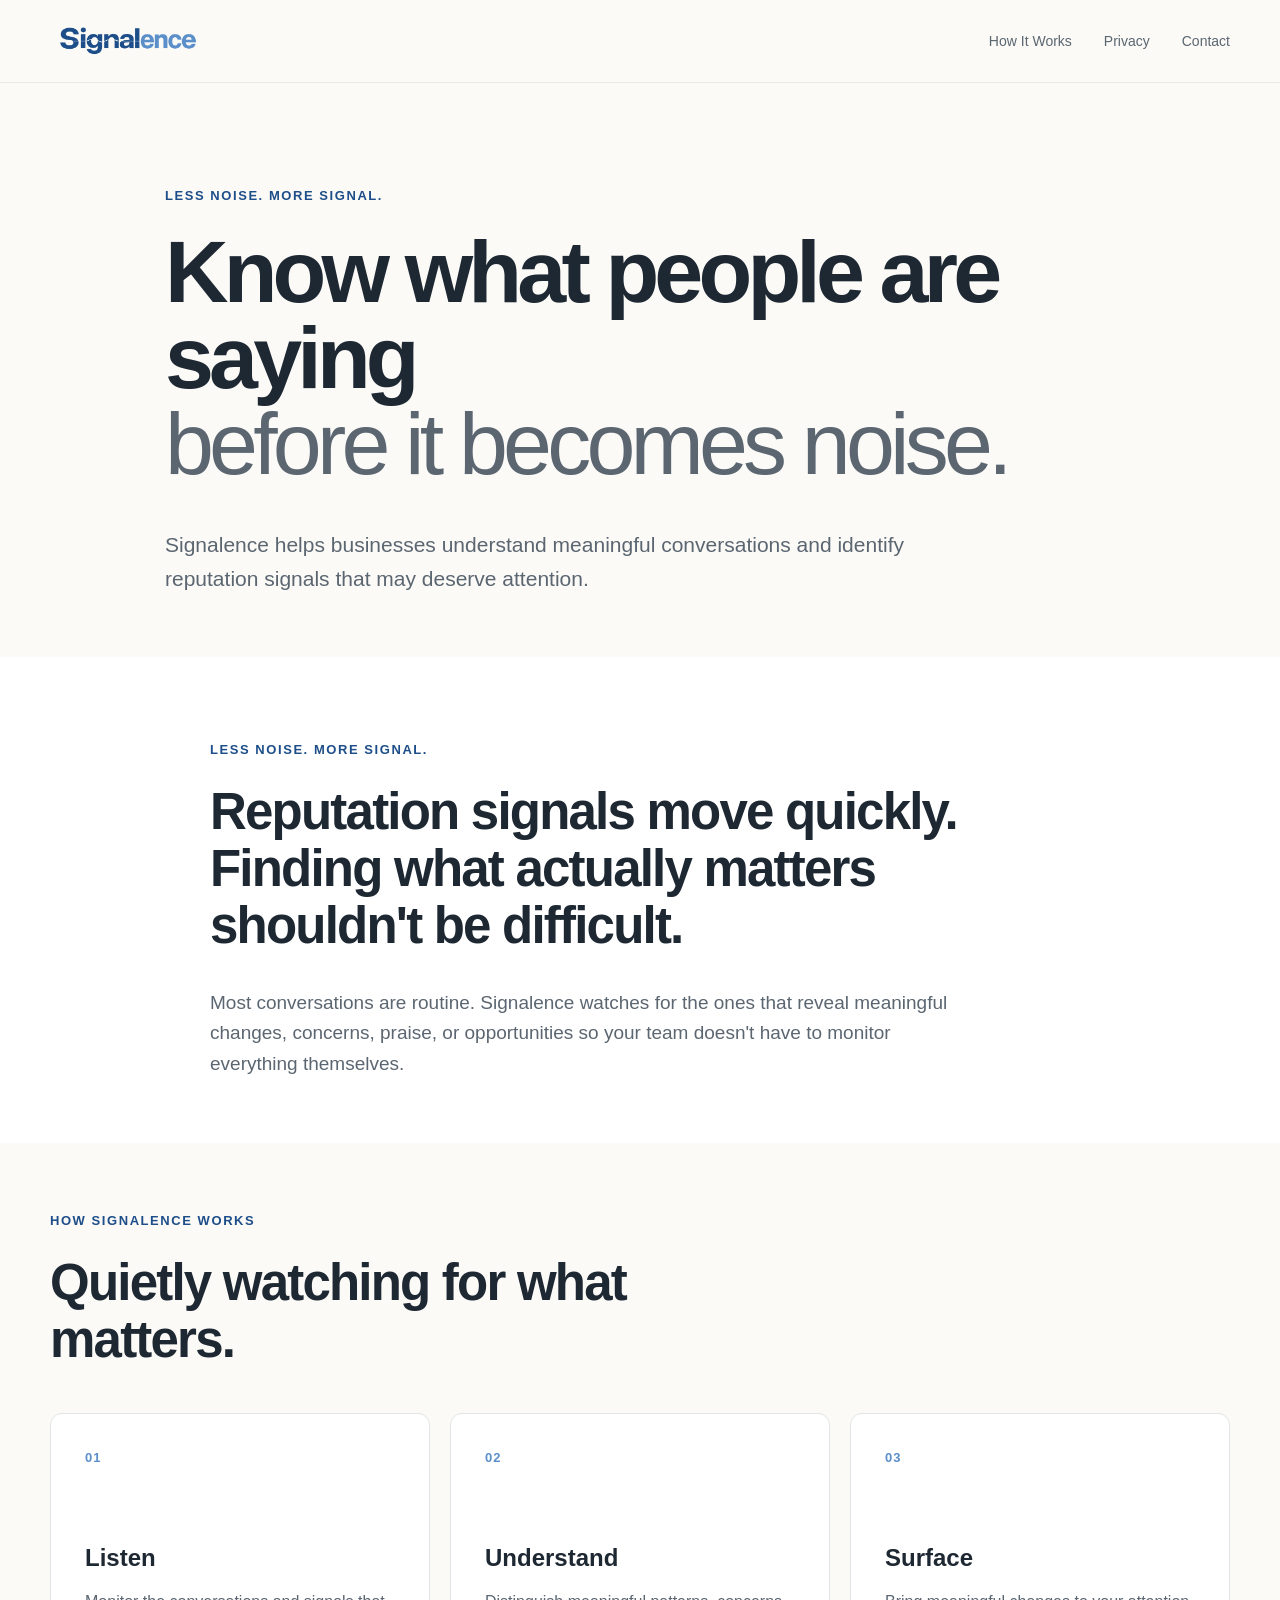
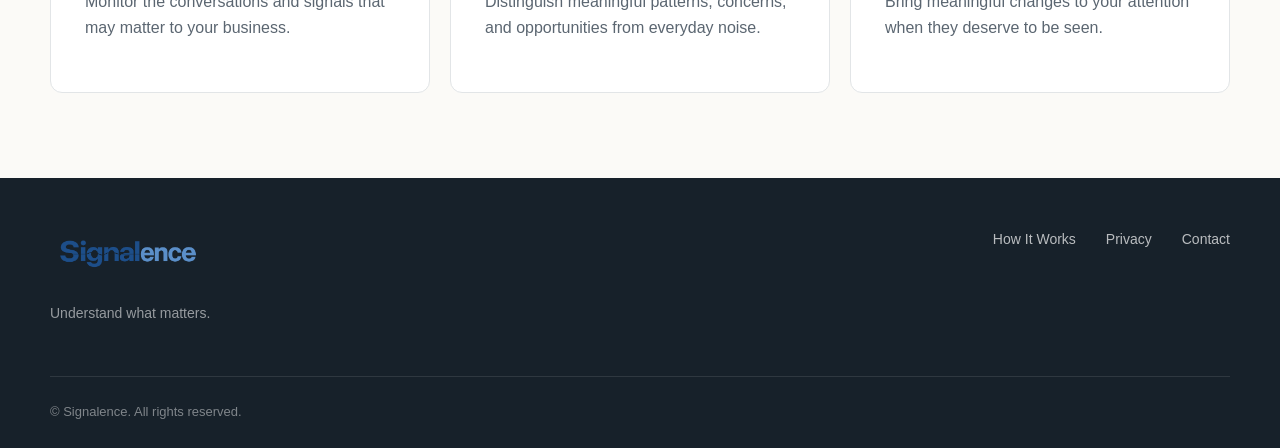
<file: index.html>
<!DOCTYPE html>
<html lang="en">
<head>
    <meta charset="UTF-8">
    <meta name="viewport" content="width=device-width, initial-scale=1.0">

    <title>Signalence</title>

    <meta
            name="description"
            content="Signalence helps businesses identify meaningful reputation signals, understand what matters, and filter out everyday noise."
    >

    <link rel="stylesheet" href="./styles.css">
</head>

<body>

<header class="site-header">
    <div class="container nav-container">

        <a href="./index.html" class="header-wordmark">
            <img
                    src="./signalence-logo.png"
                    alt="Signalence"
                    class="header-logo"
            >
        </a>

        <nav class="main-nav">
            <a href="./about.html">How It Works</a>
            <a href="./privacy.html">Privacy</a>
            <a href="./contact.html">Contact</a>
        </nav>

    </div>
</header>


<main>

    <section class="hero">

        <div class="container hero-content">

            <p class="eyebrow">Less noise. More signal.</p>

            <h1>
                Know what people are saying
                <span>before it becomes noise.</span>
            </h1>

            <p class="hero-description">
                Signalence helps businesses understand meaningful conversations
                and identify reputation signals that may deserve attention.
            </p>

        </div>

    </section>


    <section class="intro">

        <div class="container narrow">

            <p class="section-label">Less noise. More signal.</p>

            <h2>
                Reputation signals move quickly.
                Finding what actually matters shouldn't be difficult.
            </h2>

            <p class="section-copy">
                Most conversations are routine. Signalence watches for the ones
                that reveal meaningful changes, concerns, praise, or opportunities
                so your team doesn't have to monitor everything themselves.
            </p>

        </div>

    </section>


    <section class="process">

        <div class="container">

            <div class="section-heading">

                <p class="section-label">How Signalence works</p>

                <h2>
                    Quietly watching for what matters.
                </h2>

            </div>


            <div class="process-grid">

                <article class="process-card">

                    <div class="step-number">01</div>

                    <h3>Listen</h3>

                    <p>
                        Monitor the conversations and signals
                        that may matter to your business.
                    </p>

                </article>


                <article class="process-card">

                    <div class="step-number">02</div>

                    <h3>Understand</h3>

                    <p>
                        Distinguish meaningful patterns, concerns,
                        and opportunities from everyday noise.
                    </p>

                </article>


                <article class="process-card">

                    <div class="step-number">03</div>

                    <h3>Surface</h3>

                    <p>
                        Bring meaningful changes to your attention
                        when they deserve to be seen.
                    </p>

                </article>

            </div>

        </div>

    </section>

</main>


<footer class="site-footer">

    <div class="container footer-content">

        <div class="footer-brand">

            <a href="./index.html" class="footer-logo-link">
                <img
                        src="./signalence-logo.png"
                        alt="Signalence"
                        class="footer-logo"
                >
            </a>

            <p>
                Understand what matters.
            </p>

        </div>


        <div class="footer-links">
            <a href="./about.html">How It Works</a>
            <a href="./privacy.html">Privacy</a>
            <a href="./contact.html">Contact</a>
        </div>

    </div>


    <div class="container footer-bottom">

        <p>© Signalence. All rights reserved.</p>

    </div>

</footer>

</body>
</html>
</file>
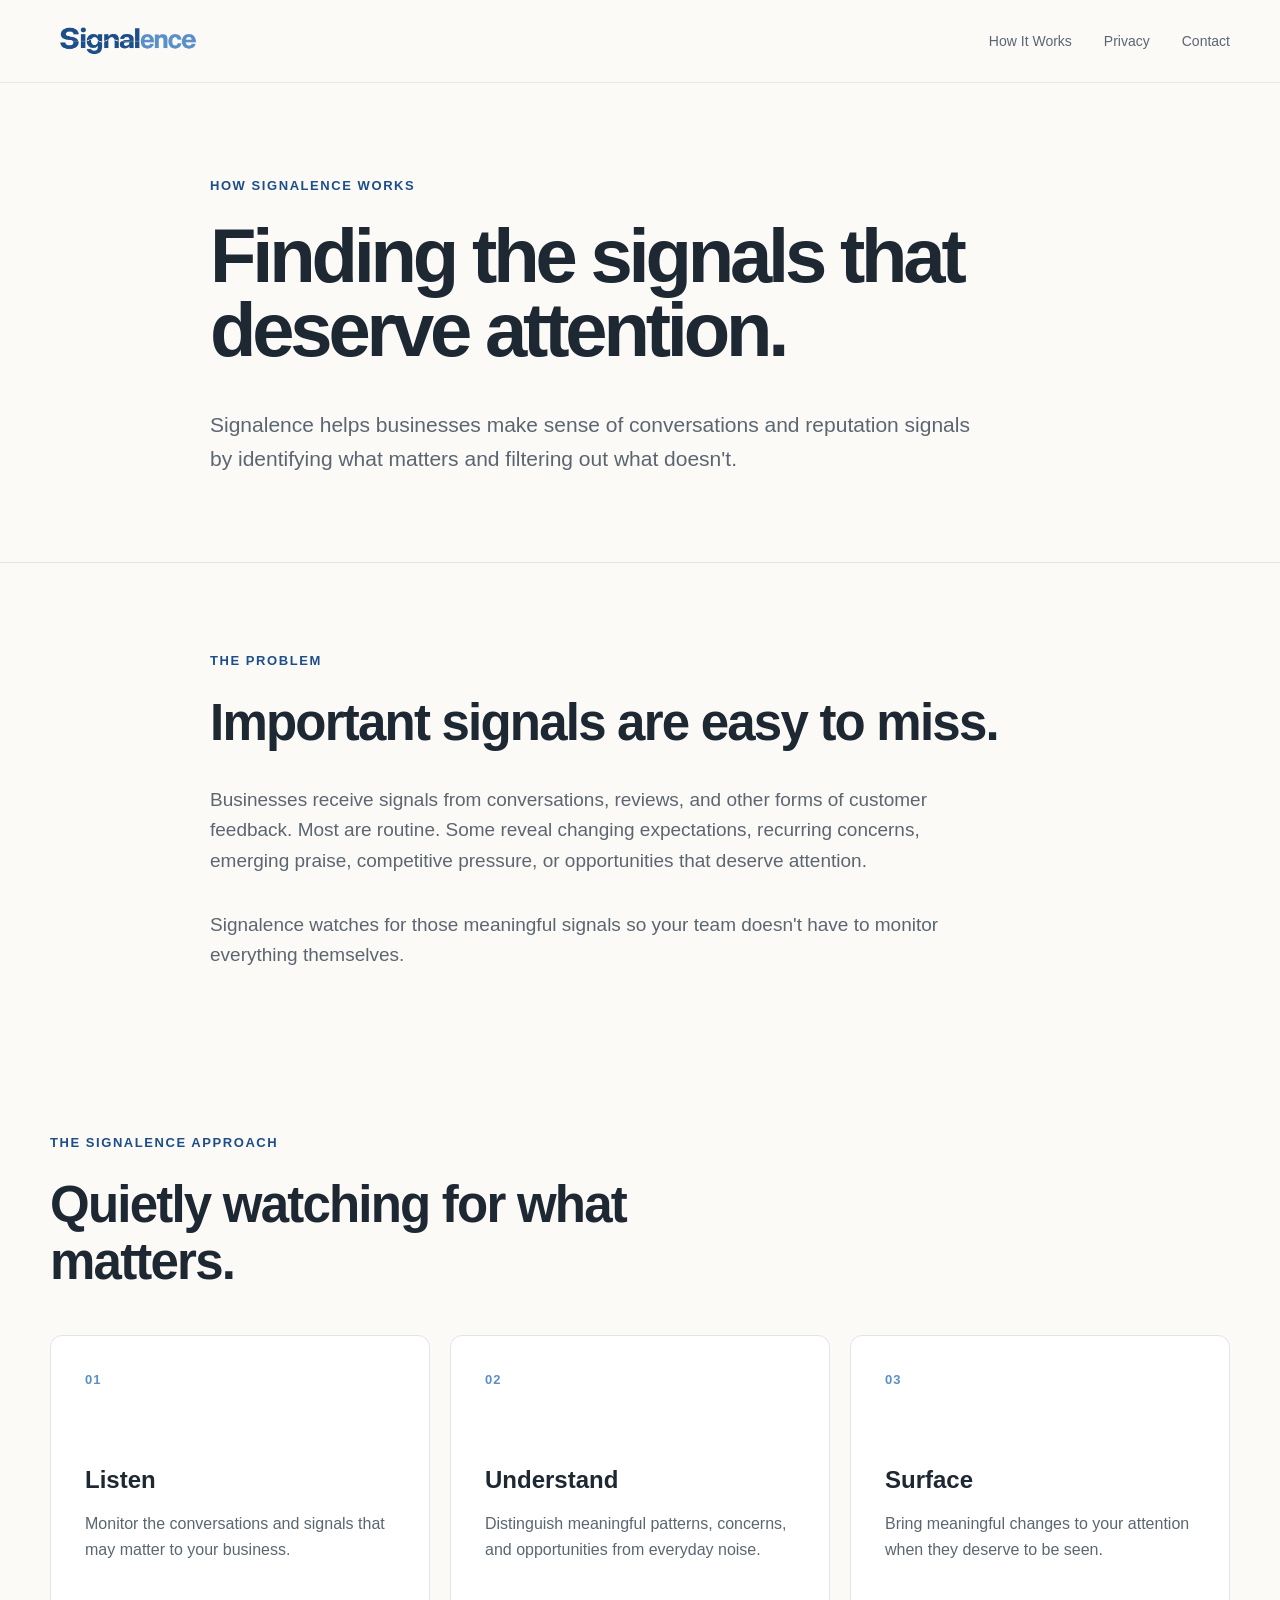
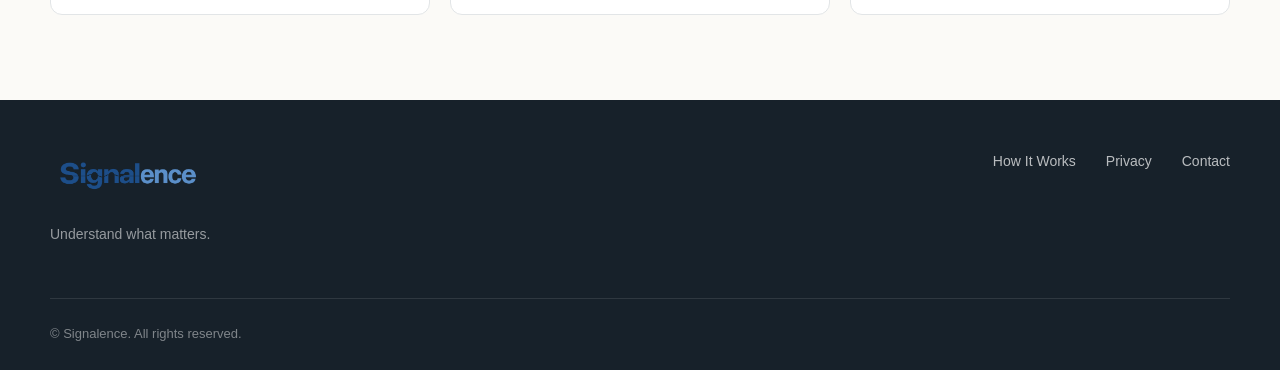
<file: about.html>
<!DOCTYPE html>
<html lang="en">
<head>
    <meta charset="UTF-8">
    <meta name="viewport" content="width=device-width, initial-scale=1.0">

    <title>How Signalence Works | Signalence</title>

    <meta
            name="description"
            content="Learn how Signalence helps businesses identify meaningful reputation signals from conversations, reviews, and customer feedback."
    >

    <link rel="stylesheet" href="./styles.css">
</head>

<body>

<header class="site-header">
    <div class="container nav-container">

        <a href="./index.html" class="header-wordmark">
            <img
                    src="./signalence-logo.png"
                    alt="Signalence"
                    class="header-logo"
            >
        </a>

        <nav class="main-nav">
            <a href="./about.html">How It Works</a>
            <a href="./privacy.html">Privacy</a>
            <a href="./contact.html">Contact</a>
        </nav>

    </div>
</header>


<main>

    <section class="page-hero">

        <div class="container narrow">

            <p class="eyebrow">How Signalence works</p>

            <h1>
                Finding the signals
                that deserve attention.
            </h1>

            <p class="hero-description">
                Signalence helps businesses make sense of conversations
                and reputation signals by identifying what matters and filtering out what doesn't.
            </p>

        </div>

    </section>


    <section class="content-section">

        <div class="container narrow">

            <p class="section-label">The problem</p>

            <h2>
                Important signals are easy to miss.
            </h2>

            <p class="section-copy">
                Businesses receive signals from conversations, reviews,
                and other forms of customer feedback. Most are routine.
                Some reveal changing expectations, recurring concerns, emerging praise,
                competitive pressure, or opportunities that deserve attention.
            </p>

            <p class="section-copy">
                Signalence watches for those meaningful signals so your team
                doesn't have to monitor everything themselves.
            </p>

        </div>

    </section>


    <section class="process">

        <div class="container">

            <div class="section-heading">

                <p class="section-label">The Signalence approach</p>

                <h2>
                    Quietly watching for what matters.
                </h2>

            </div>


            <div class="process-grid">

                <article class="process-card">

                    <div class="step-number">01</div>

                    <h3>Listen</h3>

                    <p>
                        Monitor the conversations and signals
                        that may matter to your business.
                    </p>

                </article>


                <article class="process-card">

                    <div class="step-number">02</div>

                    <h3>Understand</h3>

                    <p>
                        Distinguish meaningful patterns, concerns,
                        and opportunities from everyday noise.
                    </p>

                </article>


                <article class="process-card">

                    <div class="step-number">03</div>

                    <h3>Surface</h3>

                    <p>
                        Bring meaningful changes to your attention
                        when they deserve to be seen.
                    </p>

                </article>

            </div>

        </div>

    </section>

</main>


<footer class="site-footer">

    <div class="container footer-content">

        <div class="footer-brand">

            <a href="./index.html" class="footer-logo-link">
                <img
                        src="./signalence-logo.png"
                        alt="Signalence"
                        class="footer-logo"
                >
            </a>

            <p>Understand what matters.</p>

        </div>


        <div class="footer-links">
            <a href="./about.html">How It Works</a>
            <a href="./privacy.html">Privacy</a>
            <a href="./contact.html">Contact</a>
        </div>

    </div>


    <div class="container footer-bottom">
        <p>© Signalence. All rights reserved.</p>
    </div>

</footer>

</body>
</html>
</file>
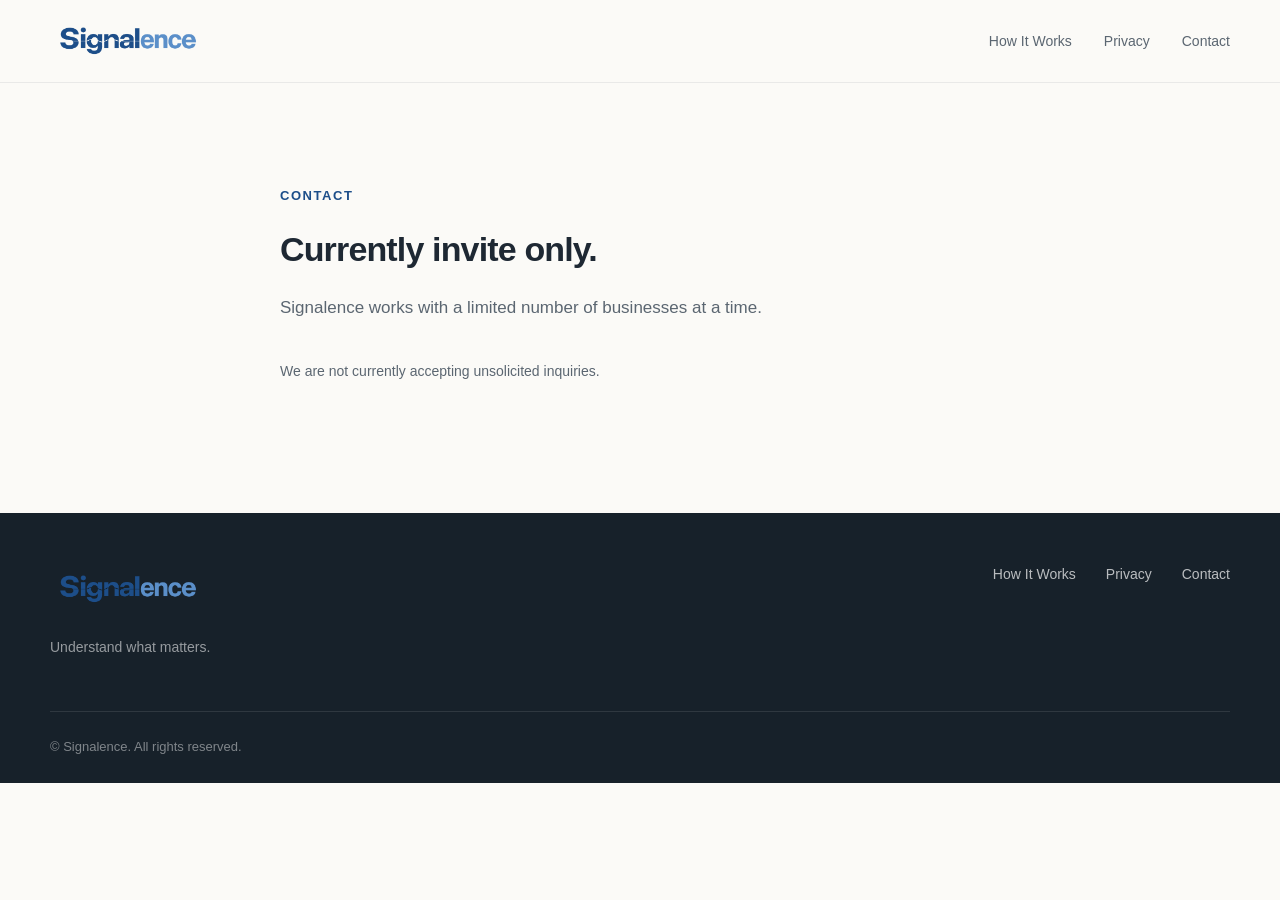
<file: contact.html>
<!DOCTYPE html>
<html lang="en">
<head>
    <meta charset="UTF-8">
    <meta name="viewport" content="width=device-width, initial-scale=1.0">

    <title>Contact | Signalence</title>

    <meta
            name="description"
            content="Signalence is currently invite only and works with a limited number of businesses at a time."
    >

    <link rel="stylesheet" href="./styles.css">
</head>

<body>

<header class="site-header">
    <div class="container nav-container">

        <a href="./index.html" class="header-wordmark">
            <img
                    src="./signalence-logo.png"
                    alt="Signalence"
                    class="header-logo"
            >
        </a>

        <nav class="main-nav">
            <a href="./about.html">How It Works</a>
            <a href="./privacy.html">Privacy</a>
            <a href="./contact.html">Contact</a>
        </nav>

    </div>
</header>


<main>

    <section class="contact-page">

        <div class="container contact-page-content">

            <p class="section-label">Contact</p>

            <h1>Currently invite only.</h1>

            <p class="contact-page-description">
                Signalence works with a limited number of businesses at a time.
            </p>

            <p class="invite-only-note">
                We are not currently accepting unsolicited inquiries.
            </p>

        </div>

    </section>

</main>


<footer class="site-footer">

    <div class="container footer-content">

        <div class="footer-brand">

            <a href="./index.html" class="footer-logo-link">
                <img
                        src="./signalence-logo.png"
                        alt="Signalence"
                        class="footer-logo"
                >
            </a>

            <p>Understand what matters.</p>

        </div>


        <div class="footer-links">
            <a href="./about.html">How It Works</a>
            <a href="./privacy.html">Privacy</a>
            <a href="./contact.html">Contact</a>
        </div>

    </div>


    <div class="container footer-bottom">
        <p>© Signalence. All rights reserved.</p>
    </div>

</footer>

</body>
</html>
</file>
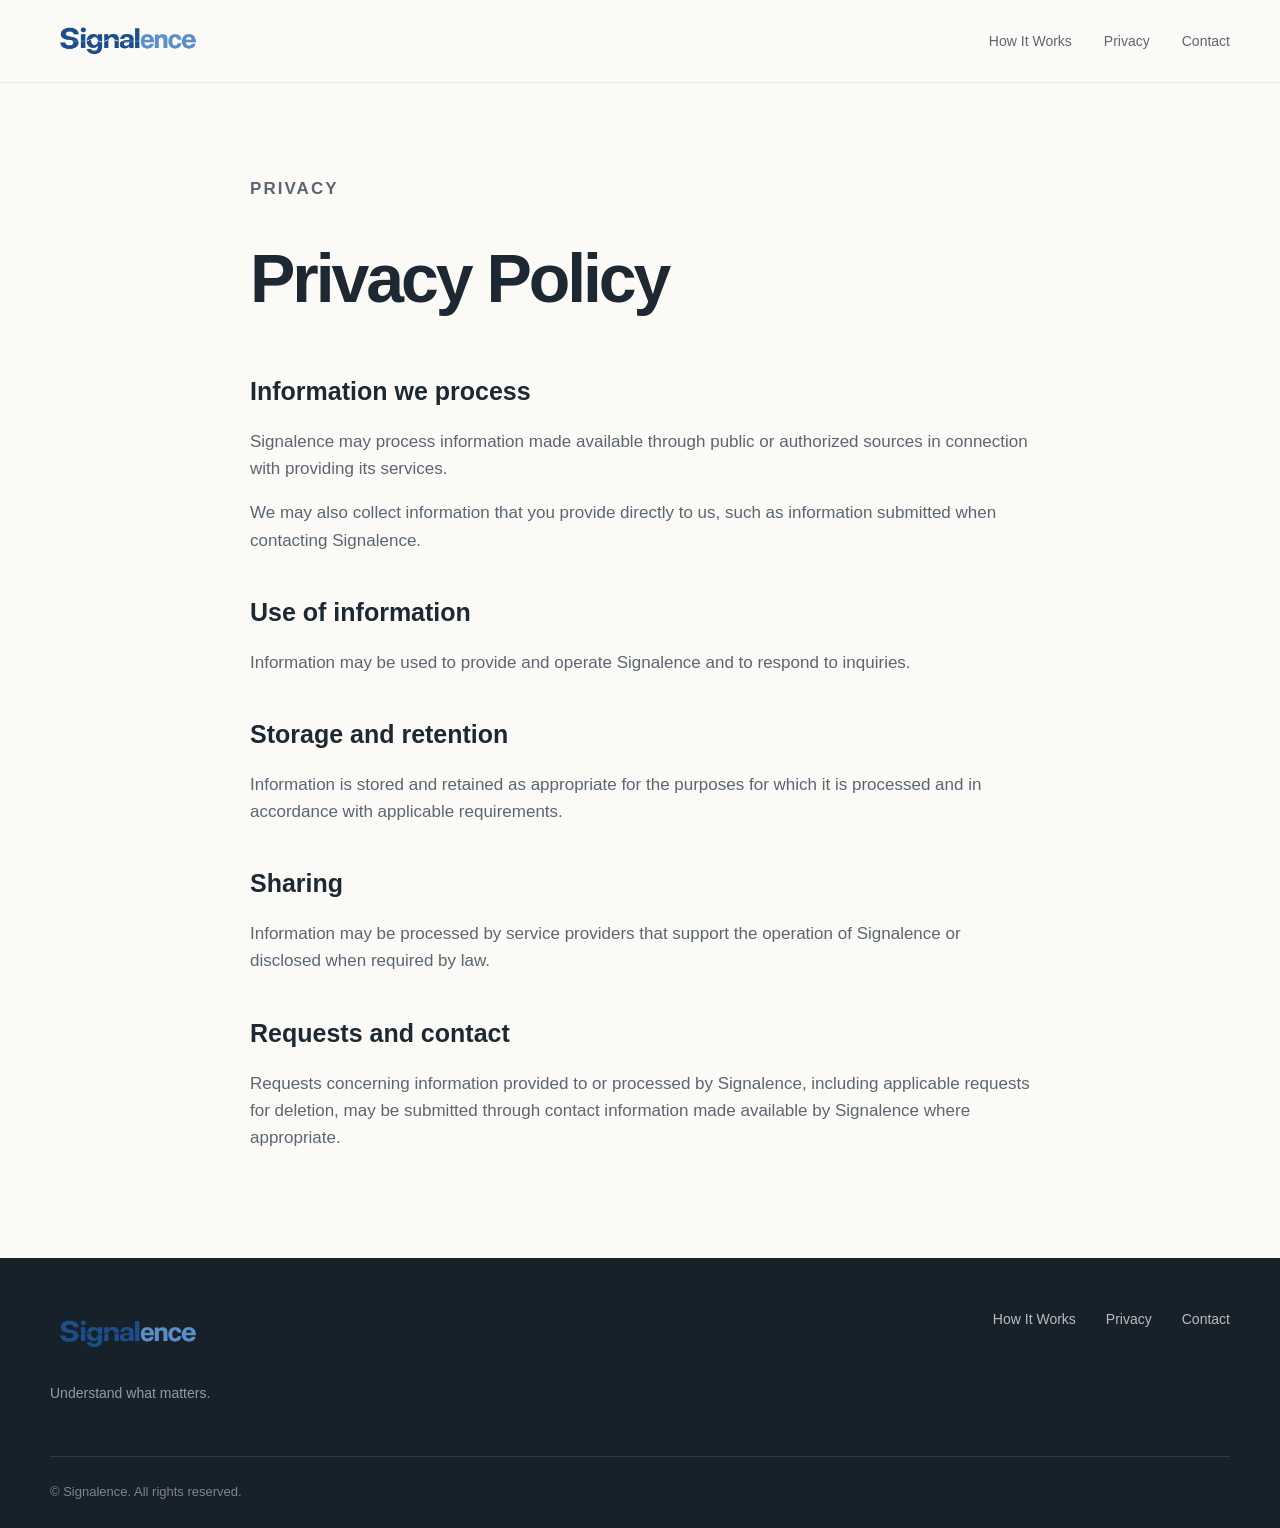
<file: privacy.html>
<!DOCTYPE html>
<html lang="en">
<head>
    <meta charset="UTF-8">
    <meta name="viewport" content="width=device-width, initial-scale=1.0">

    <title>Privacy Policy | Signalence</title>

    <link rel="stylesheet" href="./styles.css">
</head>

<body>

<header class="site-header">
    <div class="container nav-container">

        <a href="./index.html" class="header-wordmark">
            <img
                    src="./signalence-logo.png"
                    alt="Signalence"
                    class="header-logo"
            >
        </a>

        <nav class="main-nav">
            <a href="./about.html">How It Works</a>
            <a href="./privacy.html">Privacy</a>
            <a href="./contact.html">Contact</a>
        </nav>

    </div>
</header>


<main>

    <section class="legal-page">

        <div class="container legal-container">

            <p class="eyebrow">Privacy</p>

            <h1>Privacy Policy</h1>


            <h2>Information we process</h2>

            <p>
                Signalence may process information made available through
                public or authorized sources in connection with providing
                its services.
            </p>

            <p>
                We may also collect information that you provide directly
                to us, such as information submitted when contacting Signalence.
            </p>


            <h2>Use of information</h2>

            <p>
                Information may be used to provide and operate Signalence
                and to respond to inquiries.
            </p>


            <h2>Storage and retention</h2>

            <p>
                Information is stored and retained as appropriate for the
                purposes for which it is processed and in accordance with
                applicable requirements.
            </p>


            <h2>Sharing</h2>

            <p>
                Information may be processed by service providers that support
                the operation of Signalence or disclosed when required by law.
            </p>


            <h2>Requests and contact</h2>

            <p>
                Requests concerning information provided to or processed by Signalence,
                including applicable requests for deletion, may be submitted through
                contact information made available by Signalence where appropriate.
            </p>

        </div>

    </section>

</main>


<footer class="site-footer">

    <div class="container footer-content">

        <div class="footer-brand">

            <a href="./index.html" class="footer-logo-link">
                <img
                        src="./signalence-logo.png"
                        alt="Signalence"
                        class="footer-logo"
                >
            </a>

            <p>Understand what matters.</p>

        </div>


        <div class="footer-links">
            <a href="./about.html">How It Works</a>
            <a href="./privacy.html">Privacy</a>
            <a href="./contact.html">Contact</a>
        </div>

    </div>


    <div class="container footer-bottom">
        <p>© Signalence. All rights reserved.</p>
    </div>

</footer>

</body>
</html>
</file>
<file: styles.css>
:root {
    --blue: #1D4E89;
    --blue-light: #5B8FC9;

    --text: #1e2833;
    --text-soft: #5b6671;

    --background: #fbfaf7;
    --surface: #ffffff;
    --surface-soft: #f3f5f6;

    --border: #e2e5e7;

    --max-width: 1180px;
}

* {
    box-sizing: border-box;
}

html {
    scroll-behavior: smooth;
}

body {
    margin: 0;
    background: var(--background);
    color: var(--text);

    font-family:
        -apple-system,
        BlinkMacSystemFont,
        "Segoe UI",
        Helvetica,
        Arial,
        sans-serif;

    line-height: 1.6;
}

a {
    color: inherit;
}

.container {
    width: min(calc(100% - 48px), var(--max-width));
    margin: 0 auto;
}

.narrow {
    max-width: 860px;
}

/* Header */

.site-header {
    background: rgba(251, 250, 247, 0.96);
    border-bottom: 1px solid rgba(30, 40, 51, 0.08);
}

.nav-container {
    min-height: 82px;

    display: flex;
    align-items: center;
    justify-content: space-between;
}

.header-wordmark {
    display: flex;
    align-items: center;
    text-decoration: none;
}

.header-logo {
    display: block;
    width: 155px;
    max-width: 155px;
    height: auto;
}

.wordmark {
    text-decoration: none;

    font-size: 25px;
    font-weight: 700;

    letter-spacing: -0.8px;
}

.wordmark .signal {
    color: var(--blue);
}

.wordmark .ence {
    color: var(--blue-light);
}

.main-nav {
    display: flex;
    align-items: center;
    gap: 32px;

    font-size: 14px;
    font-weight: 500;
}

.main-nav a {
    text-decoration: none;
    color: var(--text-soft);
}

.main-nav a:hover {
    color: var(--text);
}

.main-nav .nav-contact {
    color: var(--text);

    border: 1px solid var(--border);
    border-radius: 999px;

    padding: 10px 18px;
}

/* Hero */

.hero {
    padding: 90px 0 60px;
}

.hero-content {
    max-width: 950px;
}

.eyebrow,
.section-label {
    margin-bottom: 22px;

    color: var(--blue);

    font-size: 13px;
    font-weight: 700;

    letter-spacing: 0.12em;
    text-transform: uppercase;
}

.hero h1,
.page-hero h1 {
    margin: 0;

    max-width: 1000px;

    font-size: clamp(50px, 7vw, 88px);
    line-height: 0.98;

    letter-spacing: -0.055em;

    font-weight: 650;
}

.hero h1 span {
    display: block;

    color: var(--text-soft);

    font-weight: 400;
}

.hero-description {
    max-width: 760px;

    margin: 40px 0 0;

    color: var(--text-soft);

    font-size: 21px;
    line-height: 1.65;
}

.hero-actions {
    display: flex;
    gap: 14px;

    margin-top: 42px;
}

.button {
    display: inline-block;

    padding: 14px 23px;

    border-radius: 7px;

    text-decoration: none;

    font-size: 15px;
    font-weight: 600;
}

.button.primary {
    background: var(--blue);
    color: white;
}

.button.primary:hover {
    opacity: 0.92;
}

.button.secondary {
    background: transparent;

    border: 1px solid var(--border);

    color: var(--text);
}

.button.secondary:hover {
    background: var(--surface);
}

/* Intro */

.intro {
    padding: 70px 0 45px;
    background: var(--surface);
}

.intro h2,
.section-heading h2,
.audience h2,
.principles h2,
.contact h2,
.content-section h2 {
    margin: 0;

    font-size: clamp(34px, 4vw, 51px);
    line-height: 1.12;

    letter-spacing: -0.035em;

    font-weight: 600;
}

.section-copy {
    margin-top: 34px;

    max-width: 750px;

    color: var(--text-soft);

    font-size: 19px;
}

/* Process */

.process {
    padding: 55px 0 85px;
}

.section-heading {
    max-width: 720px;

    margin-bottom: 45px;
}

.process-grid {
    display: grid;

    grid-template-columns: repeat(3, 1fr);

    gap: 20px;
}

.process-card {
    min-height: 280px;

    padding: 34px;

    background: var(--surface);

    border: 1px solid var(--border);

    border-radius: 12px;
}

.step-number {
    color: var(--blue-light);

    font-size: 13px;
    font-weight: 700;

    letter-spacing: 0.08em;
}

.process-card h3 {
    margin: 70px 0 12px;

    font-size: 24px;
}

.process-card p {
    margin: 0;

    color: var(--text-soft);
}

/* Audience */

.audience {
    padding: 85px 0;

    background: var(--surface-soft);
}

.audience-layout,
.content-layout {
    display: grid;

    grid-template-columns: 1fr 1fr;

    gap: 100px;
}

.audience-copy,
.content-copy {
    color: var(--text-soft);

    font-size: 18px;
}

.audience-copy p:first-child,
.content-copy p:first-child {
    margin-top: 0;
}

/* Principles */

.principles {
    padding: 85px 0;
}

.principles-panel {
    max-width: 900px;

    padding: 70px;

    background: var(--surface);

    border: 1px solid var(--border);

    border-radius: 14px;
}

.principles-panel p:not(.section-label) {
    max-width: 740px;

    color: var(--text-soft);

    font-size: 18px;
}

.text-link {
    display: inline-block;

    margin-top: 18px;

    color: var(--blue);

    font-weight: 600;

    text-decoration: none;
}

/* Contact */

.contact {
    padding: 85px 0;

    background: var(--blue);
}

.contact-content {
    max-width: 800px;
}

.contact .section-label {
    color: rgba(255, 255, 255, 0.7);
}

.contact h2 {
    color: white;
}

.contact p {
    max-width: 640px;

    color: rgba(255, 255, 255, 0.78);

    font-size: 18px;
}

.email-link {
    display: inline-block;

    margin-top: 25px;

    color: white;

    font-size: 22px;
    font-weight: 600;

    text-decoration: none;

    border-bottom: 1px solid rgba(255, 255, 255, 0.5);
}

/* Interior pages */

/* Contact page */

.contact-page {
    padding: 90px 0 130px;
}

.contact-page-content {
    max-width: 720px;
}

.contact-page h1 {
    margin: 0;
    font-size: 34px;
    line-height: 1.2;
    letter-spacing: -0.025em;
    font-weight: 600;
}

.contact-page-description {
    margin: 24px 0 0;
    max-width: 600px;
    color: var(--text-soft);
    font-size: 17px;
    line-height: 1.7;
}

.invite-only-note {
    margin: 38px 0 0;
    color: var(--text-soft);
    font-size: 14px;
    font-weight: 500;
}

.page-hero {
    padding: 80px 0 85px;
}

.page-hero h1 {
    font-size: clamp(48px, 6vw, 76px);
}

.content-section {
    padding: 75px 0;

    border-top: 1px solid var(--border);
}

.light-section {
    background: var(--surface-soft);
}

.light-section .process-grid {
    grid-template-columns: repeat(4, 1fr);
}

.light-section .process-card {
    min-height: 300px;
}

.light-section .process-card h3 {
    margin-top: 65px;
}

/* Legal */

.legal-page {
    padding: 75px 0 90px;
}

.legal-container {
    max-width: 780px;
}

.legal-container h1 {
    margin: 0 0 12px;

    font-size: clamp(46px, 6vw, 68px);

    letter-spacing: -0.045em;
}

.legal-date {
    margin-bottom: 45px;

    color: var(--text-soft);
}

.legal-container h2 {
    margin-top: 38px;
    margin-bottom: 14px;

    font-size: 25px;
}

.legal-container p {
    color: var(--text-soft);

    font-size: 17px;
}

.legal-container a {
    color: var(--blue);
}

/* Footer */

.site-footer {
    padding: 50px 0 25px;

    background: #17212a;

    color: white;
}

.footer-content {
    display: flex;

    justify-content: space-between;

    gap: 60px;

    padding-bottom: 38px;
}

.footer-logo-link {
    display: inline-block;
    line-height: 0;
    text-decoration: none;
}

.footer-logo {
    display: block;
    width: 155px !important;
    max-width: 155px !important;
    height: auto !important;
}

.footer-wordmark {
    display: inline-block;
}

.footer-brand p {
    color: rgba(255, 255, 255, 0.55);

    font-size: 14px;
}

.footer-links {
    display: flex;

    gap: 30px;

    align-items: flex-start;
}

.footer-links a {
    text-decoration: none;

    color: rgba(255, 255, 255, 0.7);

    font-size: 14px;
}

.footer-links a:hover {
    color: white;
}

.footer-bottom {
    padding-top: 25px;

    border-top: 1px solid rgba(255, 255, 255, 0.1);
}

.footer-bottom p {
    margin: 0;

    color: rgba(255, 255, 255, 0.45);

    font-size: 13px;
}

/* Mobile */

@media (max-width: 800px) {
    .container {
        width: min(calc(100% - 32px), var(--max-width));
    }

    .nav-container {
        min-height: 70px;
    }

    .main-nav {
        gap: 16px;
    }

    .main-nav a:not(.nav-contact) {
        display: none;
    }

    .header-logo,
    .footer-logo {
        width: 140px !important;
        max-width: 140px !important;
    }

    .hero {
        padding: 65px 0 50px;
    }

    .intro {
        padding: 55px 0 35px;
    }

    .process {
        padding: 45px 0 65px;
    }

    .hero-description {
        font-size: 18px;
    }

    .hero-actions {
        flex-direction: column;
        align-items: flex-start;
    }

    .process-grid,
    .light-section .process-grid {
        grid-template-columns: 1fr;
    }

    .audience-layout,
    .content-layout {
        grid-template-columns: 1fr;

        gap: 40px;
    }

    .principles-panel {
        padding: 40px 28px;
    }

    .footer-content {
        flex-direction: column;
    }

    .footer-links {
        flex-wrap: wrap;
    }
}
</file>
